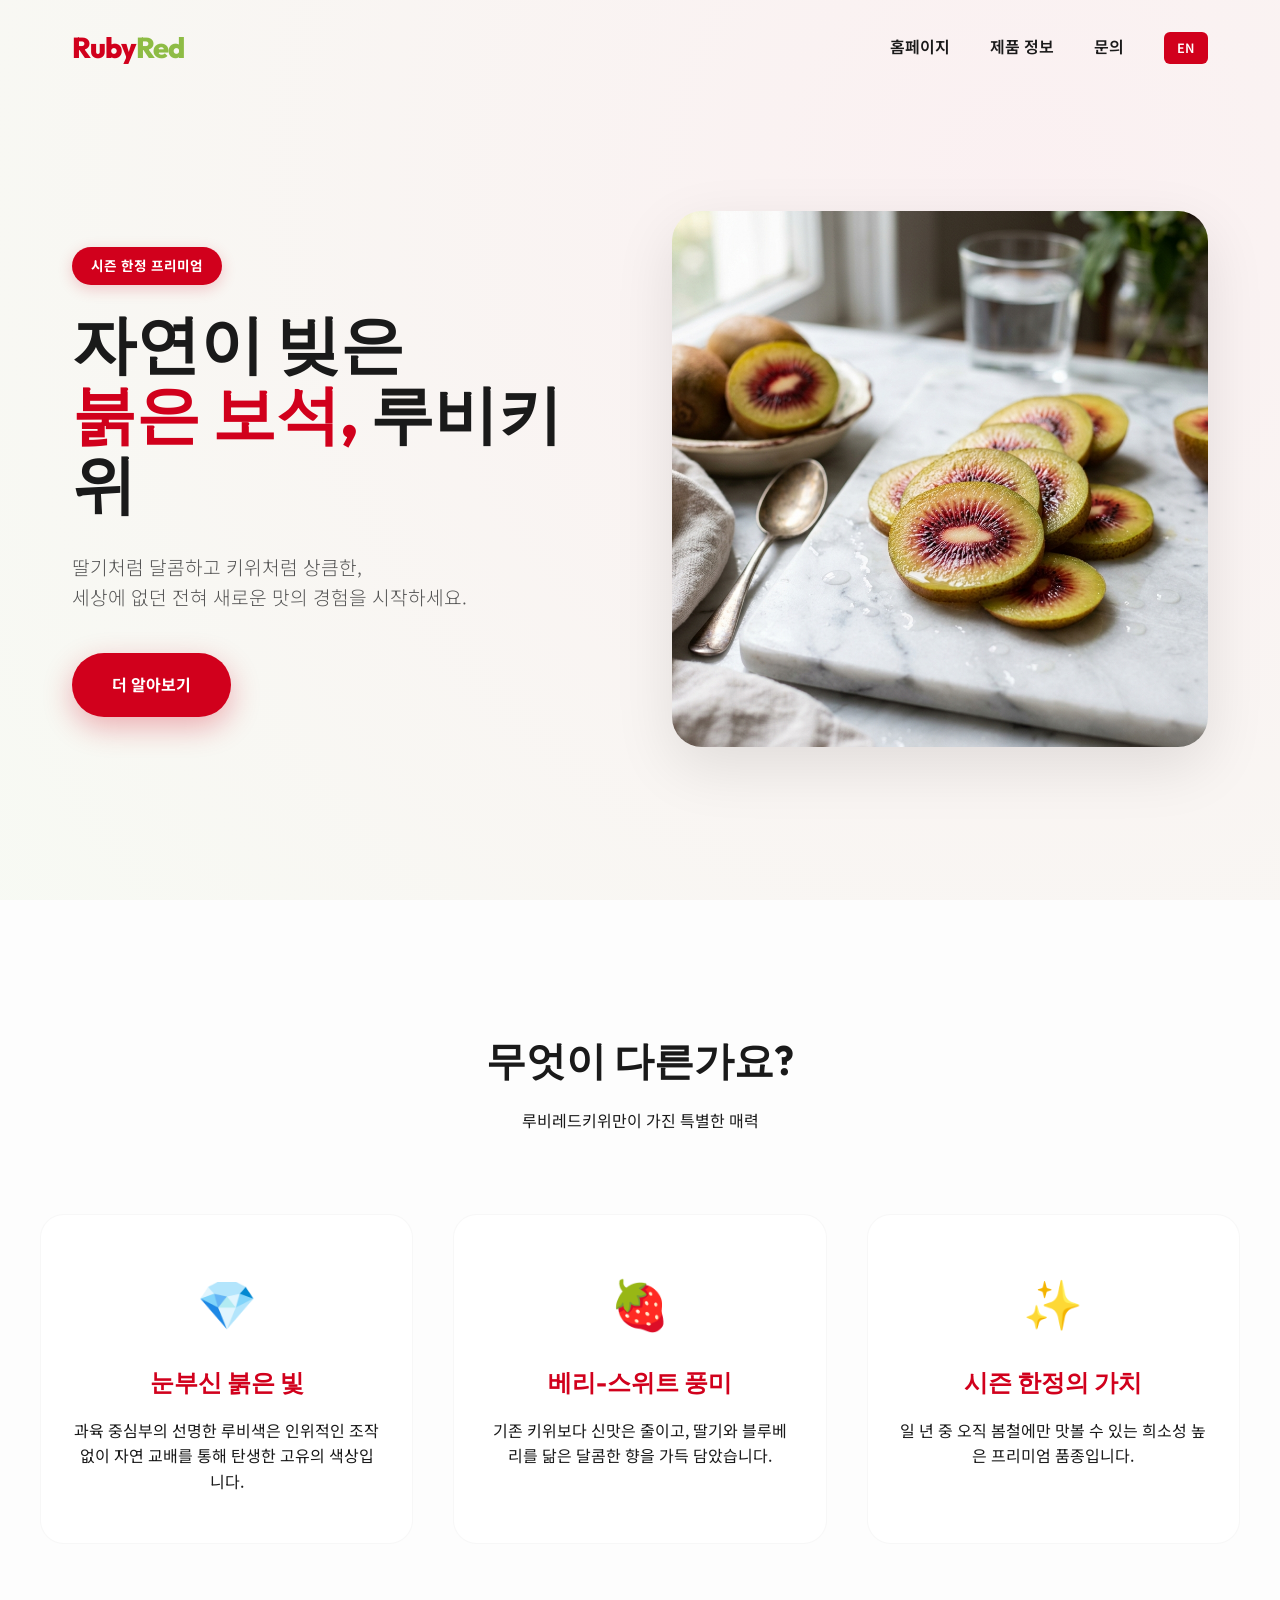
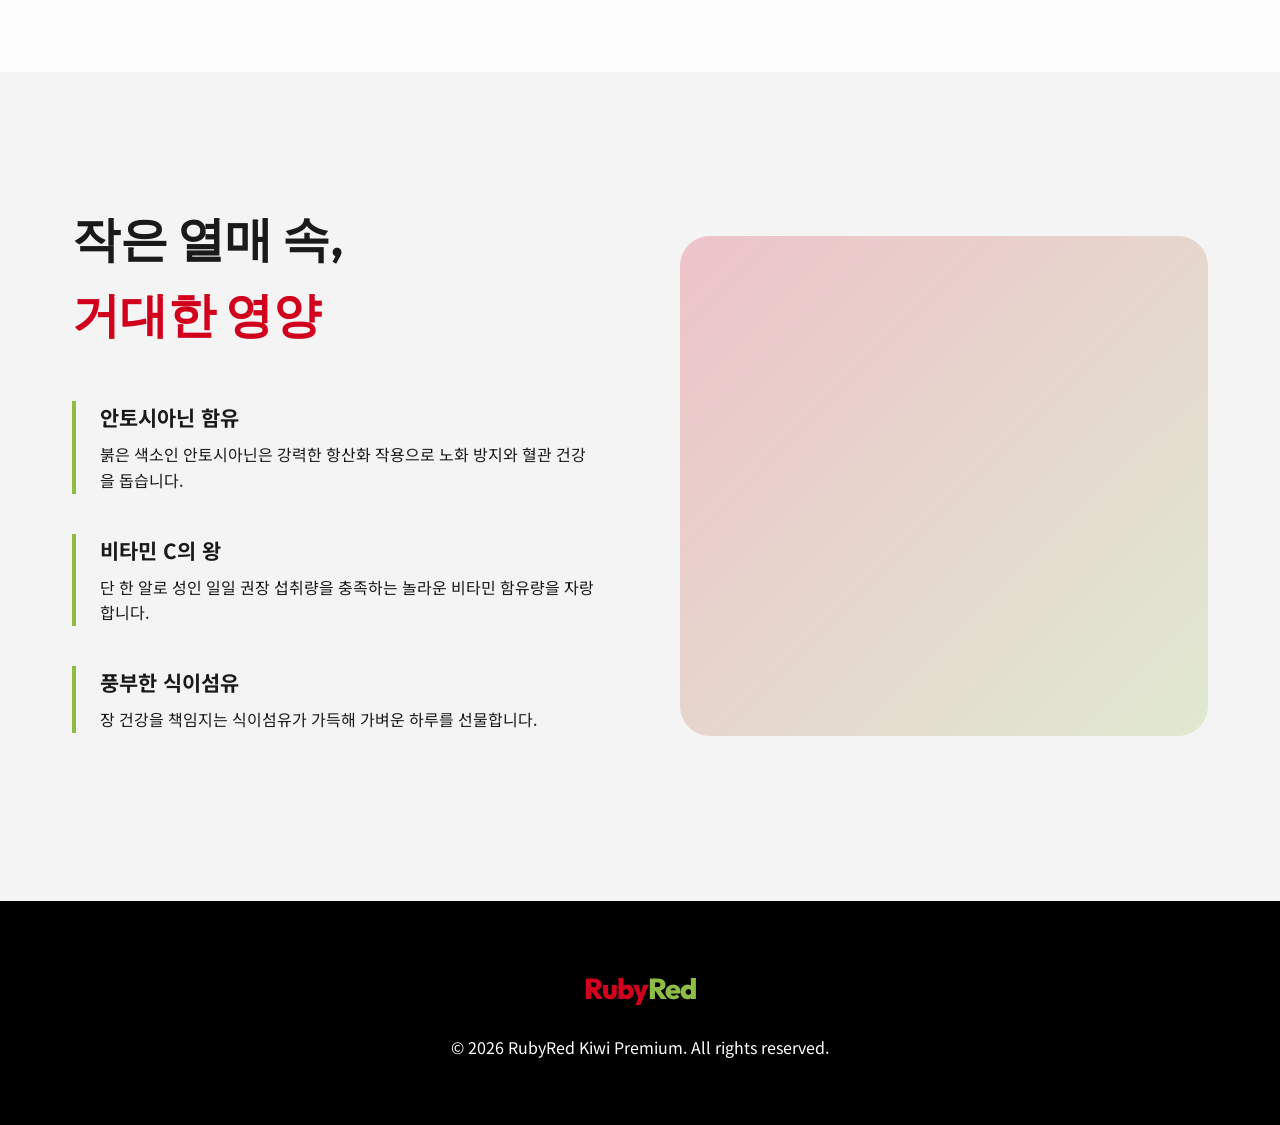
<file: rubyredkiwi.html>
<!DOCTYPE html>
<html lang="ko">
<head>
    <meta charset="UTF-8">
    <meta name="viewport" content="width=device-width, initial-scale=1.0">
    <title>루비레드키위 - 자연이 빚은 붉은 보석</title>
    <meta name="description" content="달콤한 베리 향과 루비처럼 빛나는 붉은 과육, 비타민 C가 풍부한 프리미엄 루비레드키위를 만나보세요.">
    <link rel="stylesheet" href="style.css">
    <link rel="preconnect" href="https://fonts.googleapis.com">
    <link rel="preconnect" href="https://fonts.gstatic.com" crossorigin>
    <link href="https://fonts.googleapis.com/css2?family=Outfit:wght@300;400;600;800&family=Noto+Sans+KR:wght@300;400;700&display=swap" rel="stylesheet">
</head>
<body>
    <header id="header">
        <nav class="container">
            <div class="logo">Ruby<span>Red</span></div>
            <div class="mobile-menu-btn" id="mobile-menu-btn">
                <span></span>
                <span></span>
                <span></span>
            </div>
            <ul class="nav-links" id="nav-links">
                <li><a href="#hero">홈페이지</a></li>
                <li><a href="#about">제품 정보</a></li>
                <li><a href="#footer">문의</a></li>
                <li><a href="rubyredkiwi_en.html" class="lang-switch">EN</a></li>
            </ul>
        </nav>
    </header>

    <section id="hero">
        <div class="hero-content container">
            <div class="hero-text">
                <span class="badge">시즌 한정 프리미엄</span>
                <h1>자연이 빚은<br><span class="accent">붉은 보석,</span> 루비키위</h1>
                <p>딸기처럼 달콤하고 키위처럼 상큼한,<br>세상에 없던 전혀 새로운 맛의 경험을 시작하세요.</p>
                <div class="hero-btns">
                    <a href="#about" class="btn btn-primary">더 알아보기</a>
                </div>
            </div>
            <div class="hero-image">
                <img src="ruby_kiwi_hero_1777105129973.png" alt="루비레드키위 단면">
            </div>
        </div>
    </section>

    <section id="about" class="container">
        <div class="section-title">
            <h2>무엇이 다른가요?</h2>
            <p>루비레드키위만이 가진 특별한 매력</p>
        </div>
        <div class="grid-cards">
            <div class="card">
                <div class="icon">💎</div>
                <h3>눈부신 붉은 빛</h3>
                <p>과육 중심부의 선명한 루비색은 인위적인 조작 없이 자연 교배를 통해 탄생한 고유의 색상입니다.</p>
            </div>
            <div class="card">
                <div class="icon">🍓</div>
                <h3>베리-스위트 풍미</h3>
                <p>기존 키위보다 신맛은 줄이고, 딸기와 블루베리를 닮은 달콤한 향을 가득 담았습니다.</p>
            </div>
            <div class="card">
                <div class="icon">✨</div>
                <h3>시즌 한정의 가치</h3>
                <p>일 년 중 오직 봄철에만 맛볼 수 있는 희소성 높은 프리미엄 품종입니다.</p>
            </div>
        </div>
    </section>

    <section id="nutrition">
        <div class="container nutrition-wrapper">
            <div class="nutrition-content">
                <h2>작은 열매 속,<br><span class="accent">거대한 영양</span></h2>
                <ul class="benefit-list">
                    <li>
                        <strong>안토시아닌 함유</strong>
                        <p>붉은 색소인 안토시아닌은 강력한 항산화 작용으로 노화 방지와 혈관 건강을 돕습니다.</p>
                    </li>
                    <li>
                        <strong>비타민 C의 왕</strong>
                        <p>단 한 알로 성인 일일 권장 섭취량을 충족하는 놀라운 비타민 함유량을 자랑합니다.</p>
                    </li>
                    <li>
                        <strong>풍부한 식이섬유</strong>
                        <p>장 건강을 책임지는 식이섬유가 가득해 가벼운 하루를 선물합니다.</p>
                    </li>
                </ul>
            </div>
            <div class="nutrition-visual">
                <!-- 추가 이미지가 들어갈 자리 -->
                <div class="visual-placeholder"></div>
            </div>
        </div>
    </section>

    <footer id="footer">
        <div class="container">
            <div class="footer-content">
                <div class="logo">Ruby<span>Red</span></div>
                <p>&copy; 2026 RubyRed Kiwi Premium. All rights reserved.</p>
            </div>
        </div>
    </footer>

    <script src="main.js"></script>
</body>
</html>
</file>
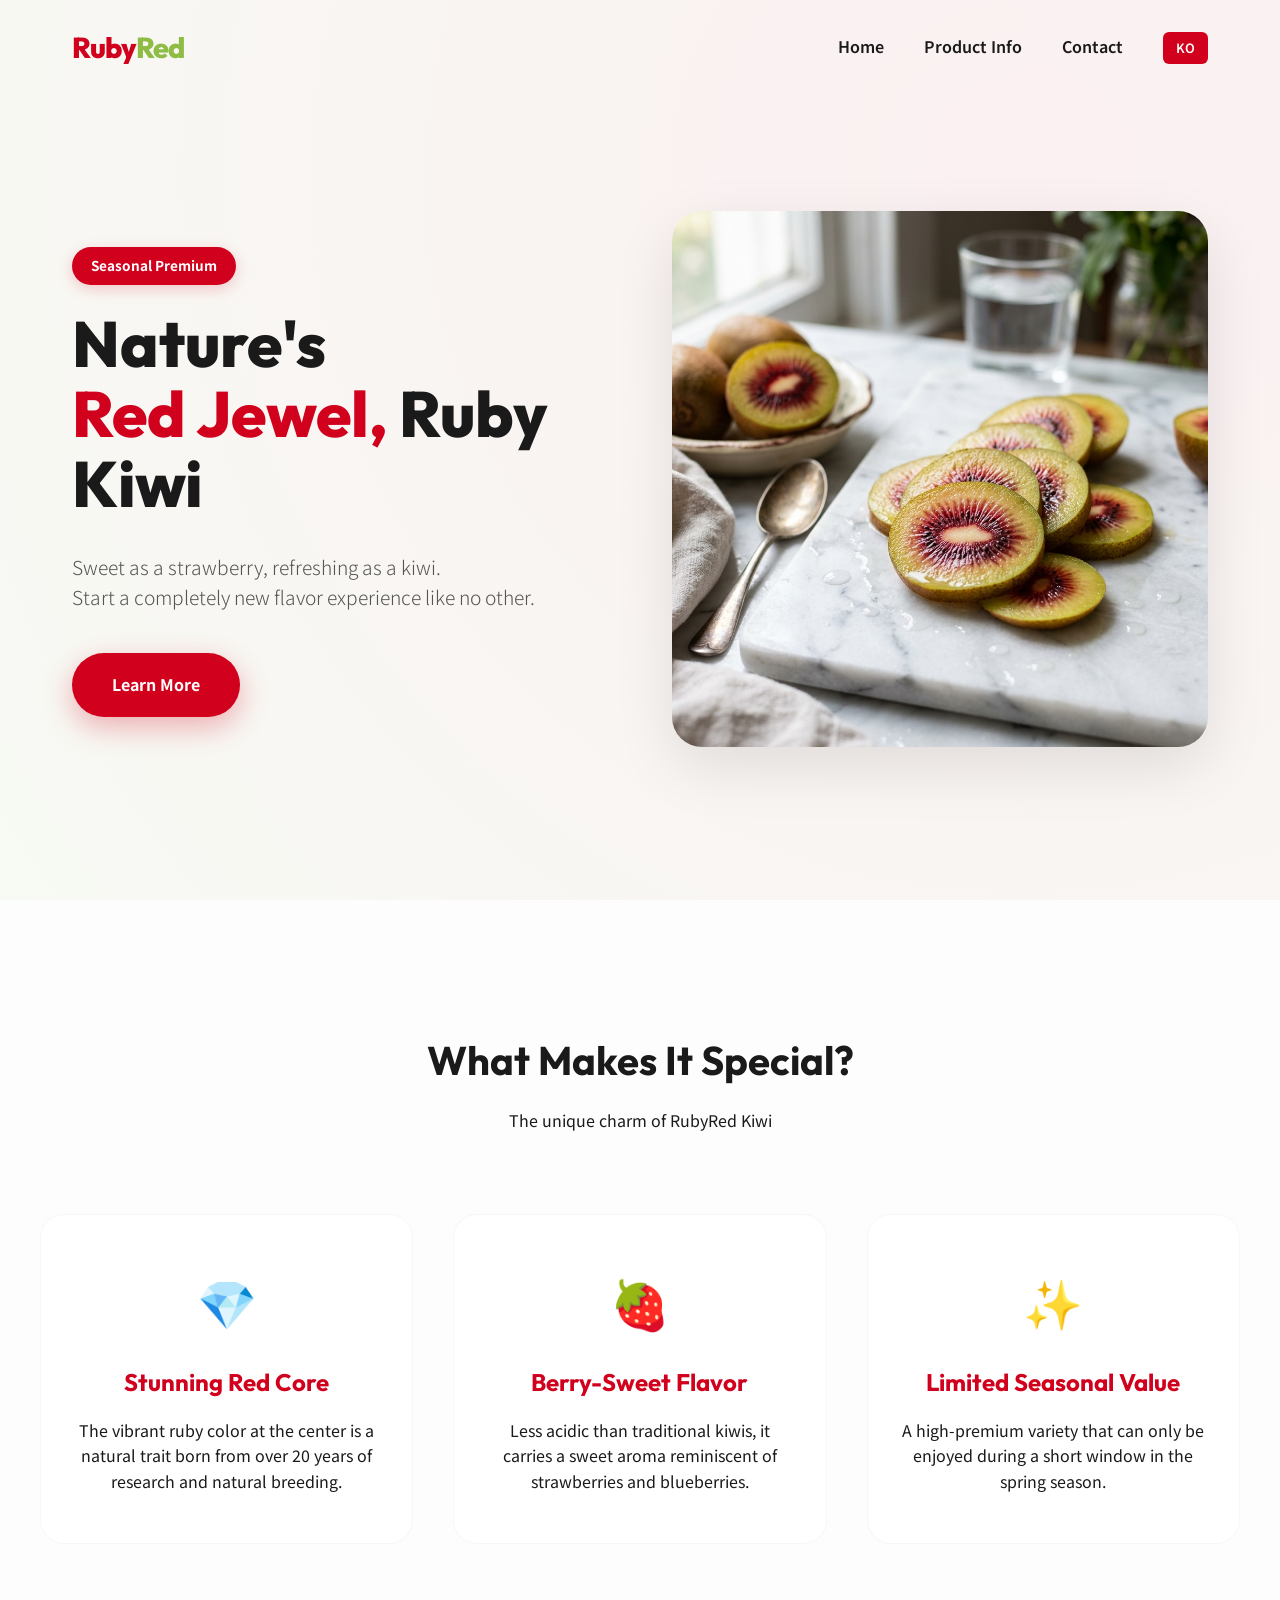
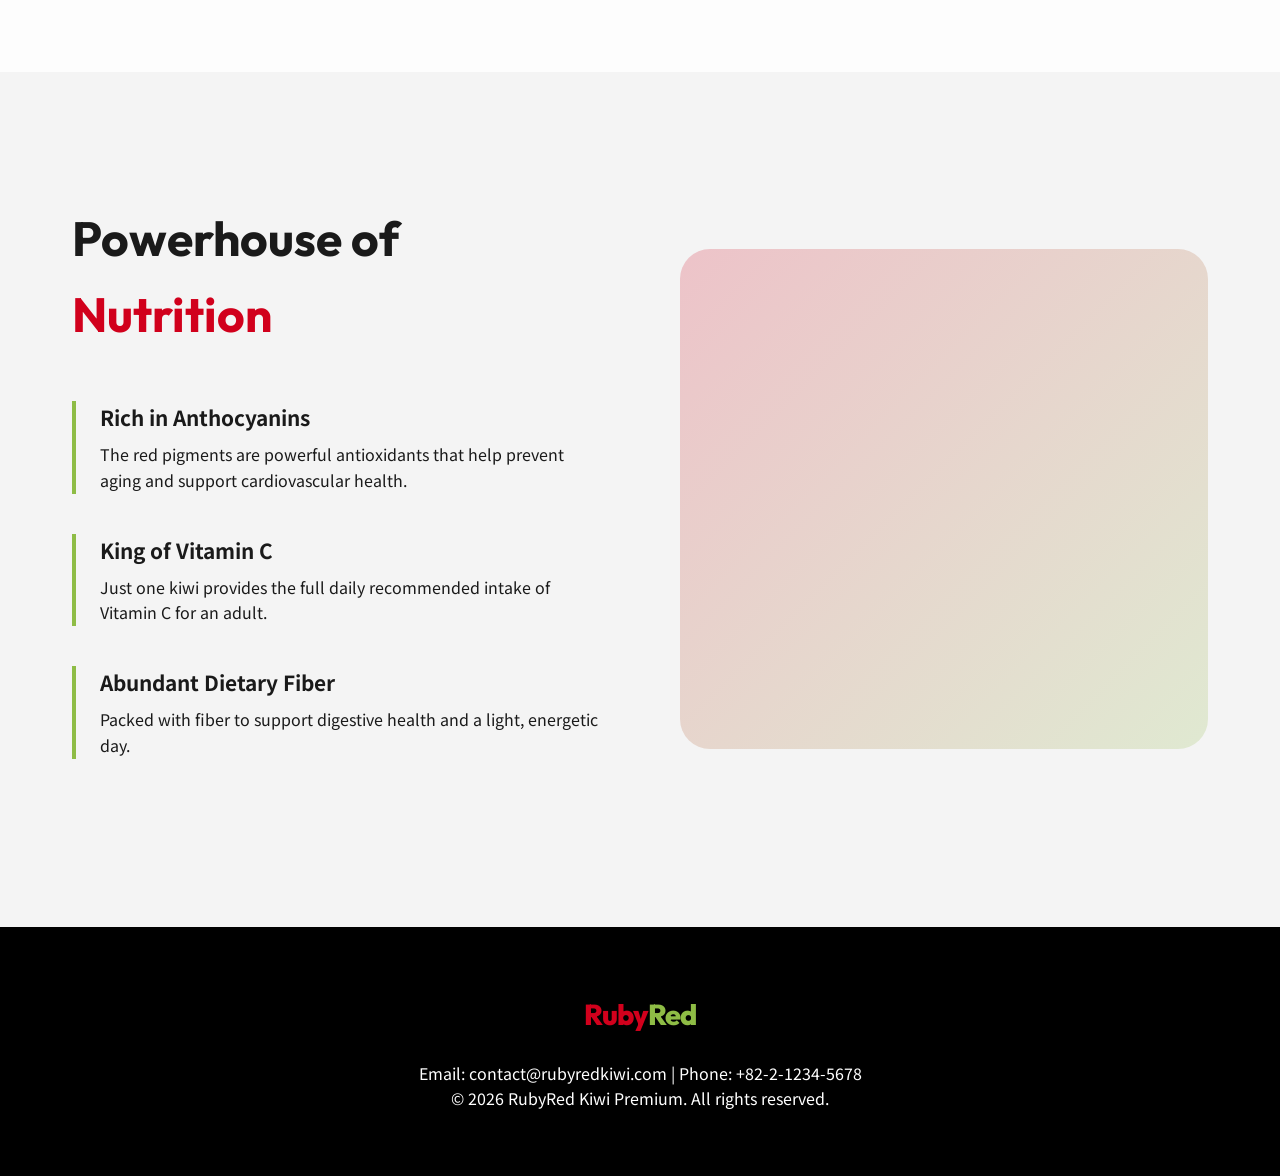
<file: rubyredkiwi_en.html>
<!DOCTYPE html>
<html lang="en">
<head>
    <meta charset="UTF-8">
    <meta name="viewport" content="width=device-width, initial-scale=1.0">
    <title>RubyRed Kiwi - Nature's Red Jewel</title>
    <meta name="description" content="Discover the premium RubyRed Kiwi with its berry-sweet flavor, stunning ruby center, and rich Vitamin C content.">
    <link rel="stylesheet" href="style.css">
    <link rel="preconnect" href="https://fonts.googleapis.com">
    <link rel="preconnect" href="https://fonts.gstatic.com" crossorigin>
    <link href="https://fonts.googleapis.com/css2?family=Outfit:wght@300;400;600;800&family=Noto+Sans+KR:wght@300;400;700&display=swap" rel="stylesheet">
</head>
<body>
    <header id="header">
        <nav class="container">
            <div class="logo">Ruby<span>Red</span></div>
            <div class="mobile-menu-btn" id="mobile-menu-btn">
                <span></span>
                <span></span>
                <span></span>
            </div>
            <ul class="nav-links" id="nav-links">
                <li><a href="#hero">Home</a></li>
                <li><a href="#about">Product Info</a></li>
                <li><a href="#footer">Contact</a></li>
                <li><a href="rubyredkiwi.html" class="lang-switch">KO</a></li>
            </ul>
        </nav>
    </header>

    <section id="hero">
        <div class="hero-content container">
            <div class="hero-text">
                <span class="badge">Seasonal Premium</span>
                <h1>Nature's<br><span class="accent">Red Jewel,</span> Ruby Kiwi</h1>
                <p>Sweet as a strawberry, refreshing as a kiwi.<br>Start a completely new flavor experience like no other.</p>
                <div class="hero-btns">
                    <a href="#about" class="btn btn-primary">Learn More</a>
                </div>
            </div>
            <div class="hero-image">
                <img src="ruby_kiwi_hero_1777105129973.png" alt="RubyRed Kiwi Slice">
            </div>
        </div>
    </section>

    <section id="about" class="container">
        <div class="section-title">
            <h2>What Makes It Special?</h2>
            <p>The unique charm of RubyRed Kiwi</p>
        </div>
        <div class="grid-cards">
            <div class="card">
                <div class="icon">💎</div>
                <h3>Stunning Red Core</h3>
                <p>The vibrant ruby color at the center is a natural trait born from over 20 years of research and natural breeding.</p>
            </div>
            <div class="card">
                <div class="icon">🍓</div>
                <h3>Berry-Sweet Flavor</h3>
                <p>Less acidic than traditional kiwis, it carries a sweet aroma reminiscent of strawberries and blueberries.</p>
            </div>
            <div class="card">
                <div class="icon">✨</div>
                <h3>Limited Seasonal Value</h3>
                <p>A high-premium variety that can only be enjoyed during a short window in the spring season.</p>
            </div>
        </div>
    </section>

    <section id="nutrition">
        <div class="container nutrition-wrapper">
            <div class="nutrition-content">
                <h2>Powerhouse of<br><span class="accent">Nutrition</span></h2>
                <ul class="benefit-list">
                    <li>
                        <strong>Rich in Anthocyanins</strong>
                        <p>The red pigments are powerful antioxidants that help prevent aging and support cardiovascular health.</p>
                    </li>
                    <li>
                        <strong>King of Vitamin C</strong>
                        <p>Just one kiwi provides the full daily recommended intake of Vitamin C for an adult.</p>
                    </li>
                    <li>
                        <strong>Abundant Dietary Fiber</strong>
                        <p>Packed with fiber to support digestive health and a light, energetic day.</p>
                    </li>
                </ul>
            </div>
            <div class="nutrition-visual">
                <div class="visual-placeholder"></div>
            </div>
        </div>
    </section>

    <footer id="footer">
        <div class="container">
            <div class="footer-content">
                <div class="logo">Ruby<span>Red</span></div>
                <p>Email: contact@rubyredkiwi.com | Phone: +82-2-1234-5678</p>
                <p>&copy; 2026 RubyRed Kiwi Premium. All rights reserved.</p>
            </div>
        </div>
    </footer>

    <script src="main.js"></script>
</body>
</html>
</file>
<file: style.css>
:root {
    --primary-red: #D1001C;
    --dark-red: #8B0000;
    --kiwi-green: #8EBC45;
    --soft-white: #FDFDFD;
    --dark-text: #1A1A1A;
    --light-gray: #F4F4F4;
    --gold: #D4AF37;
    --transition: all 0.4s cubic-bezier(0.165, 0.84, 0.44, 1);
}

* {
    margin: 0;
    padding: 0;
    box-sizing: border-box;
}

body {
    font-family: 'Noto Sans KR', sans-serif;
    background-color: var(--soft-white);
    color: var(--dark-text);
    line-height: 1.6;
    overflow-x: hidden;
}

h1, h2, h3, .logo {
    font-family: 'Outfit', sans-serif;
}

.container {
    max-width: 1200px;
    margin: 0 auto;
    padding: 0 2rem;
}

/* Header & Nav */
header {
    position: fixed;
    top: 0;
    width: 100%;
    z-index: 1000;
    padding: 1.5rem 0;
    transition: var(--transition);
}

header.scrolled {
    background: rgba(255, 255, 255, 0.9);
    backdrop-filter: blur(10px);
    padding: 1rem 0;
    box-shadow: 0 4px 30px rgba(0, 0, 0, 0.05);
}

nav {
    display: flex;
    justify-content: space-between;
    align-items: center;
}

.logo {
    font-size: 1.8rem;
    font-weight: 800;
    color: var(--primary-red);
    letter-spacing: -1px;
}

.logo span {
    color: var(--kiwi-green);
}

.nav-links {
    display: flex;
    list-style: none;
    gap: 2.5rem;
}

.nav-links a {
    text-decoration: none;
    color: var(--dark-text);
    font-weight: 600;
    font-size: 1rem;
    transition: var(--transition);
}

.nav-links a:hover {
    color: var(--primary-red);
}

.lang-switch {
    background: var(--primary-red);
    color: white !important;
    padding: 0.4rem 0.8rem;
    border-radius: 6px;
    font-size: 0.8rem !important;
}

/* Hamburger Menu (Hidden by default) */
.mobile-menu-btn {
    display: none;
    flex-direction: column;
    gap: 6px;
    cursor: pointer;
    z-index: 1001;
}

.mobile-menu-btn span {
    width: 25px;
    height: 2px;
    background: var(--dark-text);
    transition: var(--transition);
}

/* Hero Section */
#hero {
    padding: 12rem 0 8rem;
    background: radial-gradient(circle at 80% 20%, rgba(209, 0, 28, 0.05) 0%, rgba(142, 188, 69, 0.05) 100%);
    min-height: 100vh;
    display: flex;
    align-items: center;
}

.hero-content {
    display: flex;
    align-items: center;
    gap: 4rem;
}

.hero-text {
    flex: 1;
}

.badge {
    display: inline-block;
    padding: 0.5rem 1.2rem;
    background: var(--primary-red);
    color: white;
    border-radius: 50px;
    font-size: 0.85rem;
    font-weight: 700;
    margin-bottom: 1.5rem;
    box-shadow: 0 4px 15px rgba(209, 0, 28, 0.2);
}

h1 {
    font-size: 4rem;
    line-height: 1.1;
    margin-bottom: 2rem;
    font-weight: 800;
    color: var(--dark-text);
}

.accent {
    color: var(--primary-red);
    position: relative;
}

.hero-text p {
    font-size: 1.2rem;
    color: #555;
    margin-bottom: 2.5rem;
    font-weight: 300;
}

.btn {
    display: inline-block;
    padding: 1.2rem 2.5rem;
    border-radius: 50px;
    text-decoration: none;
    font-weight: 700;
    transition: var(--transition);
    cursor: pointer;
}

.btn-primary {
    background: var(--primary-red);
    color: white;
    box-shadow: 0 10px 30px rgba(209, 0, 28, 0.3);
}

.btn-primary:hover {
    transform: translateY(-5px);
    box-shadow: 0 15px 40px rgba(209, 0, 28, 0.4);
}

.hero-image {
    flex: 1;
    position: relative;
}

.hero-image img {
    width: 100%;
    height: auto;
    border-radius: 30px;
    box-shadow: 0 20px 60px rgba(0, 0, 0, 0.1);
    animation: float 6s ease-in-out infinite;
}

@keyframes float {
    0%, 100% { transform: translateY(0); }
    50% { transform: translateY(-20px); }
}

/* Grid Cards */
#about {
    padding: 8rem 0;
}

.section-title {
    text-align: center;
    margin-bottom: 5rem;
}

.section-title h2 {
    font-size: 2.5rem;
    margin-bottom: 1rem;
}

.grid-cards {
    display: grid;
    grid-template-columns: repeat(auto-fit, minmax(300px, 1fr));
    gap: 2.5rem;
}

.card {
    background: white;
    padding: 3rem 2rem;
    border-radius: 24px;
    text-align: center;
    transition: var(--transition);
    border: 1px solid rgba(0,0,0,0.03);
}

.card:hover {
    transform: translateY(-10px);
    box-shadow: 0 30px 60px rgba(0,0,0,0.08);
    border-color: var(--primary-red);
}

.card .icon {
    font-size: 3rem;
    margin-bottom: 1.5rem;
}

.card h3 {
    font-size: 1.5rem;
    margin-bottom: 1rem;
    color: var(--primary-red);
}

/* Nutrition Section */
#nutrition {
    padding: 8rem 0;
    background-color: var(--light-gray);
}

.nutrition-wrapper {
    display: flex;
    align-items: center;
    gap: 5rem;
}

.nutrition-content {
    flex: 1;
}

.nutrition-content h2 {
    font-size: 3rem;
    margin-bottom: 3rem;
}

.benefit-list {
    list-style: none;
}

.benefit-list li {
    margin-bottom: 2.5rem;
    padding-left: 1.5rem;
    border-left: 4px solid var(--kiwi-green);
}

.benefit-list strong {
    display: block;
    font-size: 1.3rem;
    margin-bottom: 0.5rem;
    color: var(--dark-text);
}

.nutrition-visual {
    flex: 1;
}

.visual-placeholder {
    width: 100%;
    height: 500px;
    background: linear-gradient(135deg, var(--primary-red), var(--kiwi-green));
    border-radius: 30px;
    opacity: 0.2;
}

/* Footer */
footer {
    padding: 4rem 0;
    background: #000;
    color: white;
    text-align: center;
}

.footer-content .logo {
    margin-bottom: 1.5rem;
}

/* Mobile Responsive */
@media (max-width: 1024px) {
    h1 {
        font-size: 3.2rem;
    }
    
    .hero-content {
        gap: 2rem;
    }
}

@media (max-width: 768px) {
    header {
        padding: 1rem 0;
    }

    .mobile-menu-btn {
        display: flex;
    }

    .nav-links {
        position: fixed;
        top: 0;
        right: -100%;
        width: 70%;
        height: 100vh;
        background: white;
        flex-direction: column;
        justify-content: center;
        align-items: center;
        transition: 0.5s ease;
        box-shadow: -10px 0 30px rgba(0,0,0,0.1);
    }

    .nav-links.active {
        right: 0;
    }

    .hero-content {
        flex-direction: column-reverse;
        text-align: center;
        padding-top: 4rem;
    }
    
    h1 {
        font-size: 2.5rem;
    }
    
    .hero-text p {
        font-size: 1rem;
    }

    .nutrition-wrapper {
        flex-direction: column;
        gap: 3rem;
    }

    .nutrition-content h2 {
        font-size: 2.2rem;
    }
}

@media (max-width: 480px) {
    h1 {
        font-size: 2rem;
    }

    .hero-btns {
        display: flex;
        flex-direction: column;
        gap: 1rem;
    }

    .btn {
        width: 100%;
        text-align: center;
    }
}
</file>
